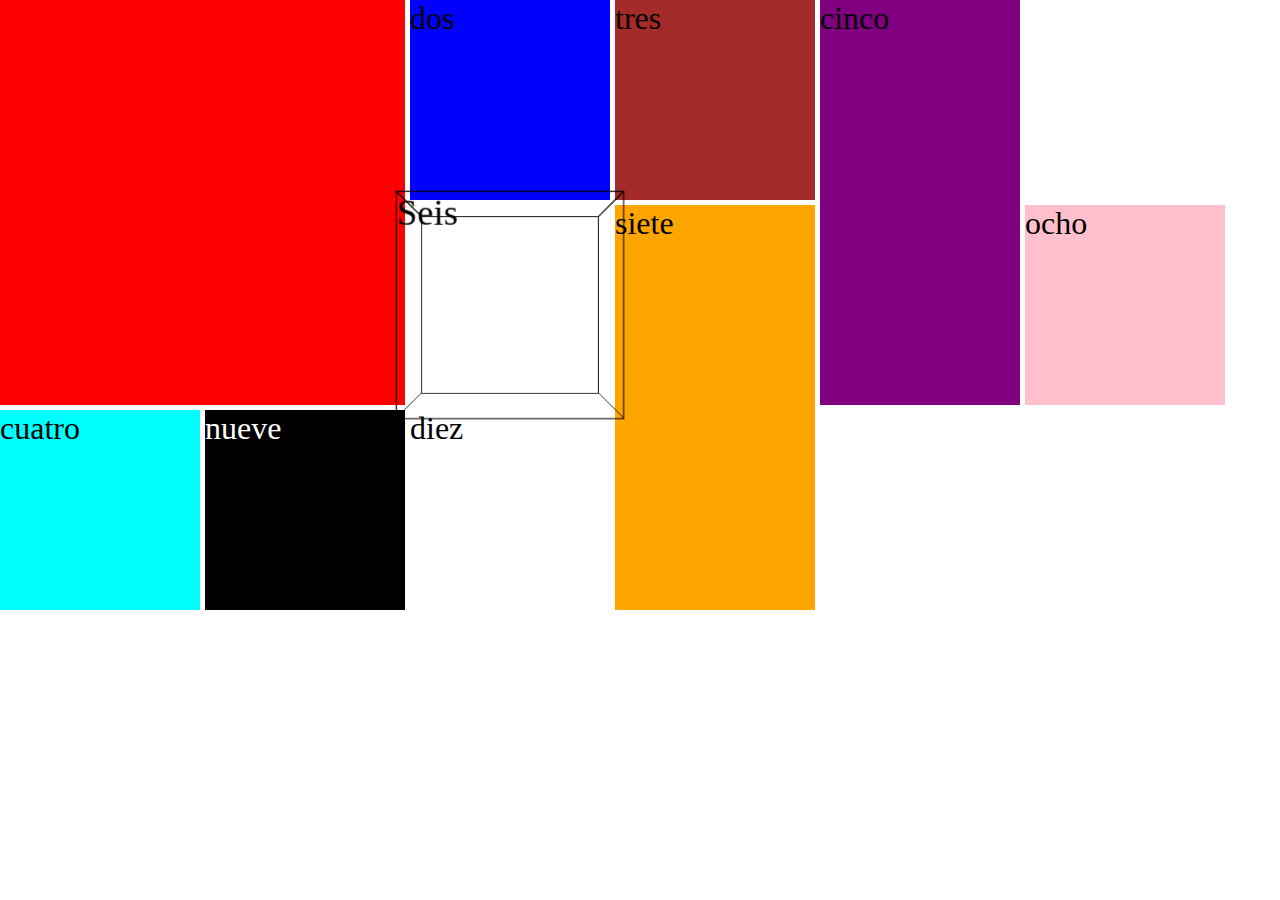
<file: index.html>
<!DOCTYPE html>
<html lang="en">
<head>
    <meta charset="UTF-8">
    <meta http-equiv="X-UA-Compatible" content="IE=edge">
    <meta name="viewport" content="width=device-width, initial-scale=1.0">
    <link rel="stylesheet" href="./styles/style.css">
    <title>last</title>
    
</head>
<body>
    <div class="main-container">
        <div class="image-container uno">
            
        </div>
        <div class="image-container dos">
            dos 
        </div>
        <div class="image-container tres">
            tres
        </div>
        <div class="image-container cuatro">
            cuatro
        </div>
        <div class="image-container cinco">
            cinco
        </div>
        <div class="image-container seis">
            
            <div class="container">
                <div class="image-cube">
                    <div class="front">
                        <!-- <img src="./images/images.jfif" alt=""> -->
                        Seis
                    </div>

                    <div class="top">

                    </div>
                    <div class="right">
                        <!-- <img src="./images/portada_takagi-5.jpg" alt=""> -->
                    </div>
                    <div class="back">
                        <!-- <img src="./images/takagi.jpg" alt=""> -->
                    </div>
                    <div class="left">
                        <!-- <img src="./images/Takagi en carpeta.jpg"> -->
                    </div>
                </div>
            </div>
        </div>
        <div class="image-container siete">
            siete
        </div>
        <div class="image-container ocho">
            ocho
        </div>
        
        <div class="image-container diez">
            nueve
        </div>

        <div class="image-container">diez</div>
        
        
        
    </div>
    <script>

        let cube = document.querySelector(".image-cube")
        
        let pos = 0;
    

        setInterval(() => {
            pos+= 90;
            cube.style.transform = `rotateY(${pos}deg)`
        }, 5000);


    </script>
</body>
</html>
</file>
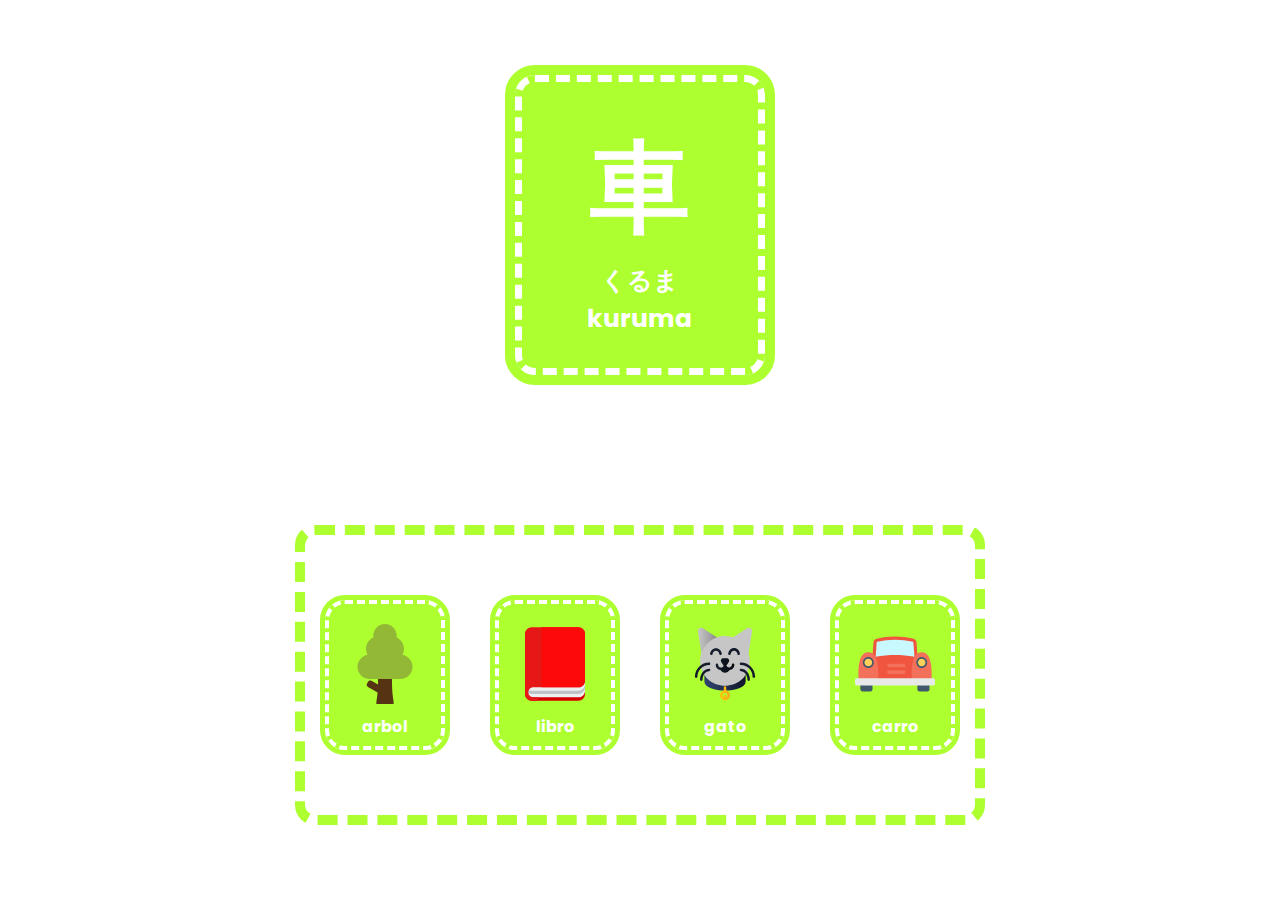
<file: cards.html>
<!DOCTYPE html>
<html lang="en">
<head>
    <meta charset="UTF-8">
    <meta http-equiv="X-UA-Compatible" content="IE=edge">
    <meta name="viewport" content="width=device-width, initial-scale=1.0">
    <title>Document</title>
    <link rel="stylesheet" href="./styles/cards.css">
    <link rel="preconnect" href="https://fonts.googleapis.com">
<link rel="preconnect" href="https://fonts.gstatic.com" crossorigin>
<link href="https://fonts.googleapis.com/css2?family=Poppins:ital,wght@0,100;0,200;0,300;0,400;0,500;0,600;0,700;0,800;0,900;1,100;1,200;1,300;1,400;1,500;1,600;1,700;1,800;1,900&family=Raleway:ital,wght@0,100;0,200;0,300;0,400;0,500;0,600;0,700;0,800;0,900;1,100;1,200;1,300;1,400;1,500;1,600;1,700;1,800;1,900&display=swap" rel="stylesheet">
</head>
<body>
<div class="main-container">

    <div class="main-card">
        <!-- <p class="kanji">木</p>
        <p class="hira">ほん</p>
        <p class="roma">hon</p> -->
    </div>
    <!-- <p class="contador">0</p> -->

</div>
    

    <diV class="cards-container">
        <!-- <div class="card">
            <img src="./images/cards/arbol.svg" alt="arbol">
            <p>Arbol</p>
        </div> -->
        
    </diV>


    
    


    <script src="./scripts/cards.js"></script>
</body> 
</html>
</file>
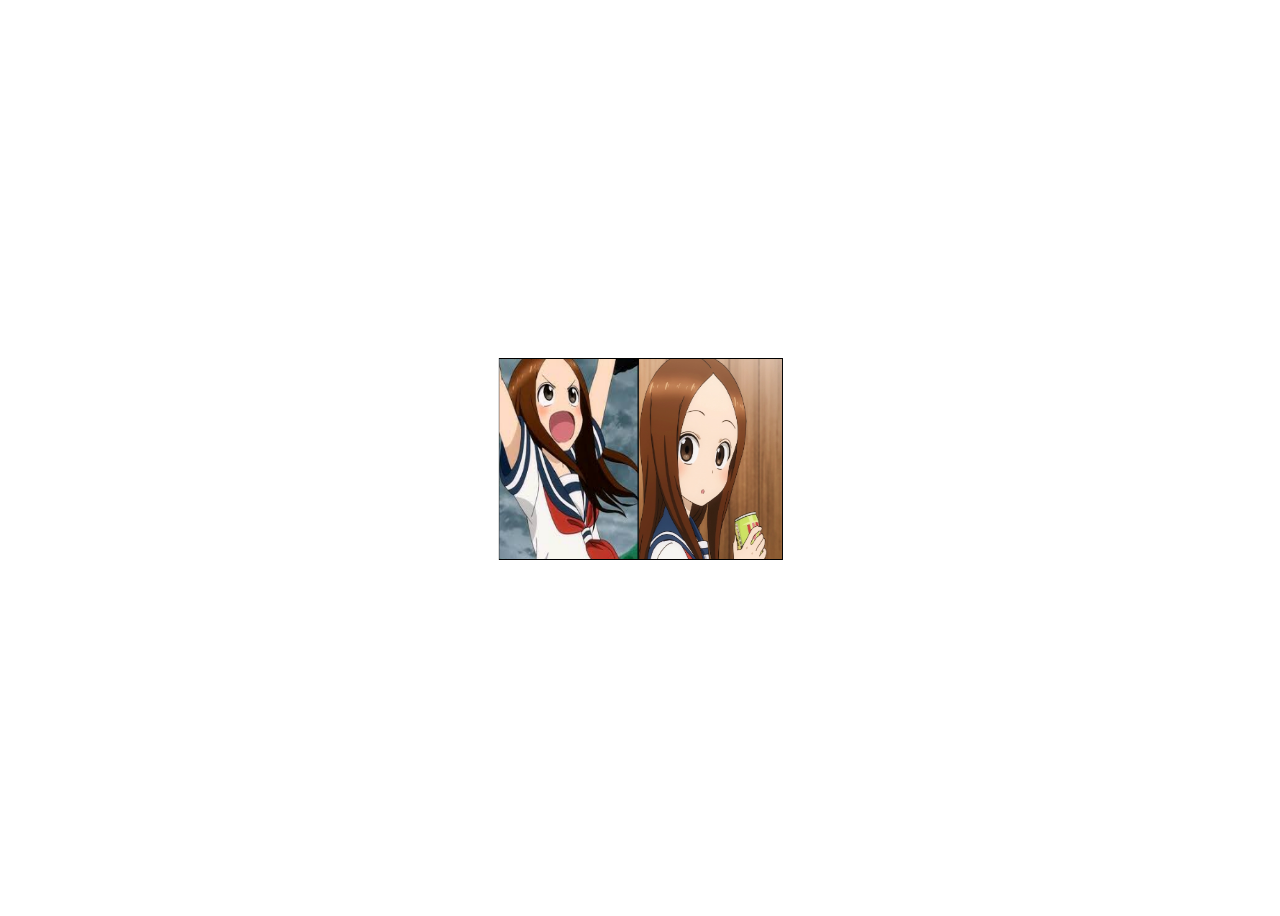
<file: prueba.html>
<!DOCTYPE html>
<html lang="en">
<head>
    <meta charset="UTF-8">
    <meta http-equiv="X-UA-Compatible" content="IE=edge">
    <meta name="viewport" content="width=device-width, initial-scale=1.0">
    <title>Document</title>
    <style>


main{
    display: flex;
    justify-content: center;
    align-items: center;
    height: 100vh;
}
        #cube {
    width: 200px;
    height: 200px;
    position: relative;
    transform-style: preserve-3d;
}

.front, .back, .top, .bottom, .left, .right {
  position: absolute;
  width: 200px;
  height: 200px;
  border: black solid 1px;
}

.front {
  transform: rotateY(0deg) translateZ(100px);
  background-image: url('./images/portada_takagi-5.jpg');
  background-size: cover;
  background-position: 50%;
}

.back {
  transform: rotateY(180deg) translateZ(100px);
  background-image: url('./images/qhaces.gif');
  background-size: cover;
  background-position: 50%;
  
}

.top {
  transform: rotateX(90deg) translateZ(100px);
 
}

.bottom {
  transform: rotateX(-90deg) translateZ(100px);
  
}

.left {
  transform: rotateY(-90deg) translateZ(100px);
  background-image: url('./images/images.jfif');
  background-size: cover;
  background-position: 50%;
  
}

.right {
  transform: rotateY(90deg) translateZ(100px);
  background: purple;
  background-image: url('./images/Takagi\ en\ carpeta.jpg');
  background-size: cover;
  background-position: 50%;
}

    </style>
</head>
<body>
<main>
    <div id="cube">
        <div class="front"></div>
        <div class="back"></div>
        <div class="top"></div>
        <div class="bottom"></div>
        <div class="left"></div>
        <div class="right"></div>
      </div>


</main>
    
      
<script>
    let cube = document.getElementById("cube");
let angle = 0;

function animate() {
  angle += 1;
  cube.style.transform = "rotateY(" + angle + "deg)";
  requestAnimationFrame(animate);
}

animate();

</script>    
</body>



</html>
</file>
<file: styles/style.css>
* {
    margin: 0;
    padding: 0;
    box-sizing: border-box;
}

html {
    font-size: 2rem;
}

.main-container {
    width: 100%;
    height: 100vh;
    display: grid;
    grid-template-columns: 200px 200px 200px 200px 200px 200px;
    grid-template-rows: 200px 200px 200px;
    gap: 5px;
}



.uno {
    
    background-color: red;
    grid-column: 1/3;
    grid-row: 1/3;
}



.dos {
    background-color: blue;
}
.tres {
    background-color: brown;
}
.cuatro {
    background-color: aqua;
    grid-row: 3/4;
}
.cinco {
    background-color: purple;
    grid-column: 5;
    grid-row: 1/3 ;
}

.siete {
    background-color: orange;
    grid-column: 4;
    grid-row: 2/4;
}
.ocho {
    background-color: pink;
}
.nueve {
    background-color: yellow;
}
.diez {
    background-color: black;
    color: white;
}

.seis {   
    grid-column: 3/4;
    
     
}

.container {
    width: 100%;
    height: 100%;
    display: flex;
    justify-content: center;
    align-items: center;
    perspective: 800px;
    perspective-origin: 50%;
}

.image-cube {
    width: 200px;
    height: 200px;
    transform-style: preserve-3d;
    position: relative;
    transition: 2s;
}

.image-cube div {
    height: 200px;
    width: 200px;
    position: absolute;
    border: solid black 1px;
}

img {
    width: 200px;
    height: 200px;
}

.front {
    transform: translateZ(100px);
}

.top {
    
    
    transform: rotateX(90deg) translateZ(100px);
    
}

.right {
    transform: rotateY(270deg) translateX(100px);
    transform-origin: 100% 0;
}

.back {
    transform: translateZ(-100px) rotateY(180deg);
}

.left {
    transform: rotateY(270deg) translateX(-100px);
    transform-origin: 0 50%;
}
</file>
<file: styles/cards.css>
* {
    margin: 0;
    padding: 0;
    box-sizing: border-box;
}

body {
    display: flex;
    flex-direction: column;
    width: 100%;
    height: 100vh;
    justify-content: space-around;
    align-items: center;
    font-family: 'Poppins';
}

.main-container {
    display: flex;
    width: 100%;
    justify-content: center;
}

/* .contador {
    
    color: greenyellow;
    font-size: 20px;
} */



.main-card {
    width: 250px;
    height: 300px;
    outline: 10px solid greenyellow;
    border: white solid 7px;
    border-radius: 20px;
    border-style: dashed;
    background-color: greenyellow;
    display: flex;
    flex-direction: column;
    justify-content: center;
    align-items: center;
        
}



.main-card .kanji {
    font-size: 100px;
    font-weight: bold;
    color: white;
}

.main-card .hira,.roma{
    font-size: 25px;
    font-weight: bold;
    color: white;
} 



.cards-container {
    padding: 0 20px ;
    min-height: 300px;
    border-radius: 20px;
    border: greenyellow 10px dashed;
    display: flex;
    flex-wrap: wrap;
    justify-content: space-around;
    align-items: center;
    gap: 50px;
}

.card {
    width: 120px;
    height: 150px;
    outline: 5px solid greenyellow;
    border: white solid 4px;
    border-radius: 20px;
    border-style: dashed;
    background-color: greenyellow;
    display: flex;
    flex-direction: column;
    align-items: center;

}

.card img {
    width: 80px;
    margin-top: 20px;
}

.card p {
    font-weight: bold;
    color: white;
    margin-top: 10px;
    font-family: 'Poppins';
}
</file>
